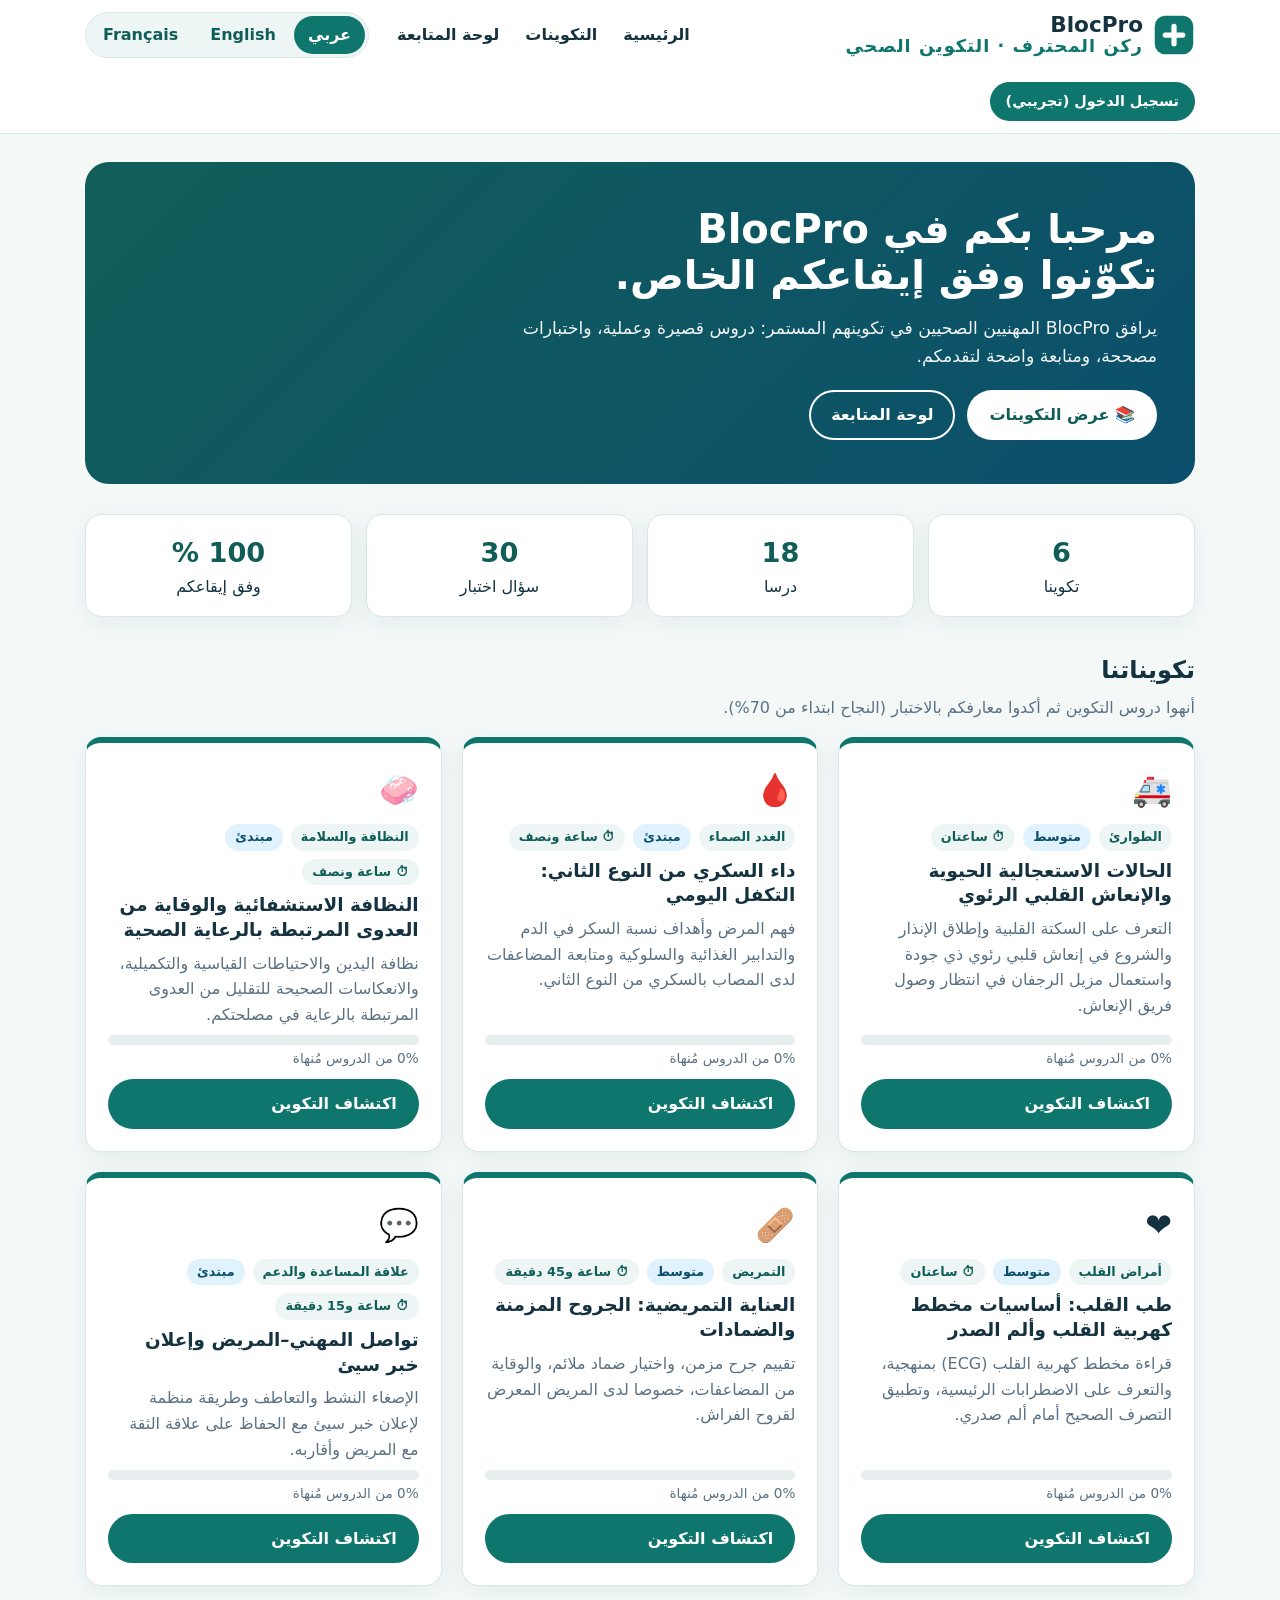
<file: index.html>
<!DOCTYPE html>
<html lang="ar" dir="rtl">
<head>
  <meta charset="UTF-8">
  <meta http-equiv="refresh" content="0; url=./blocpro-app/">
  <title>BlocPro — ركن المحترف</title>
</head>
<body>
  <p>جارٍ فتح BlocPro — ركن المحترف …<br>
  <a href="./blocpro-app/">اضغط هنا إذا لم يتم الفتح تلقائيا</a></p>
</body>
</html>
</file>
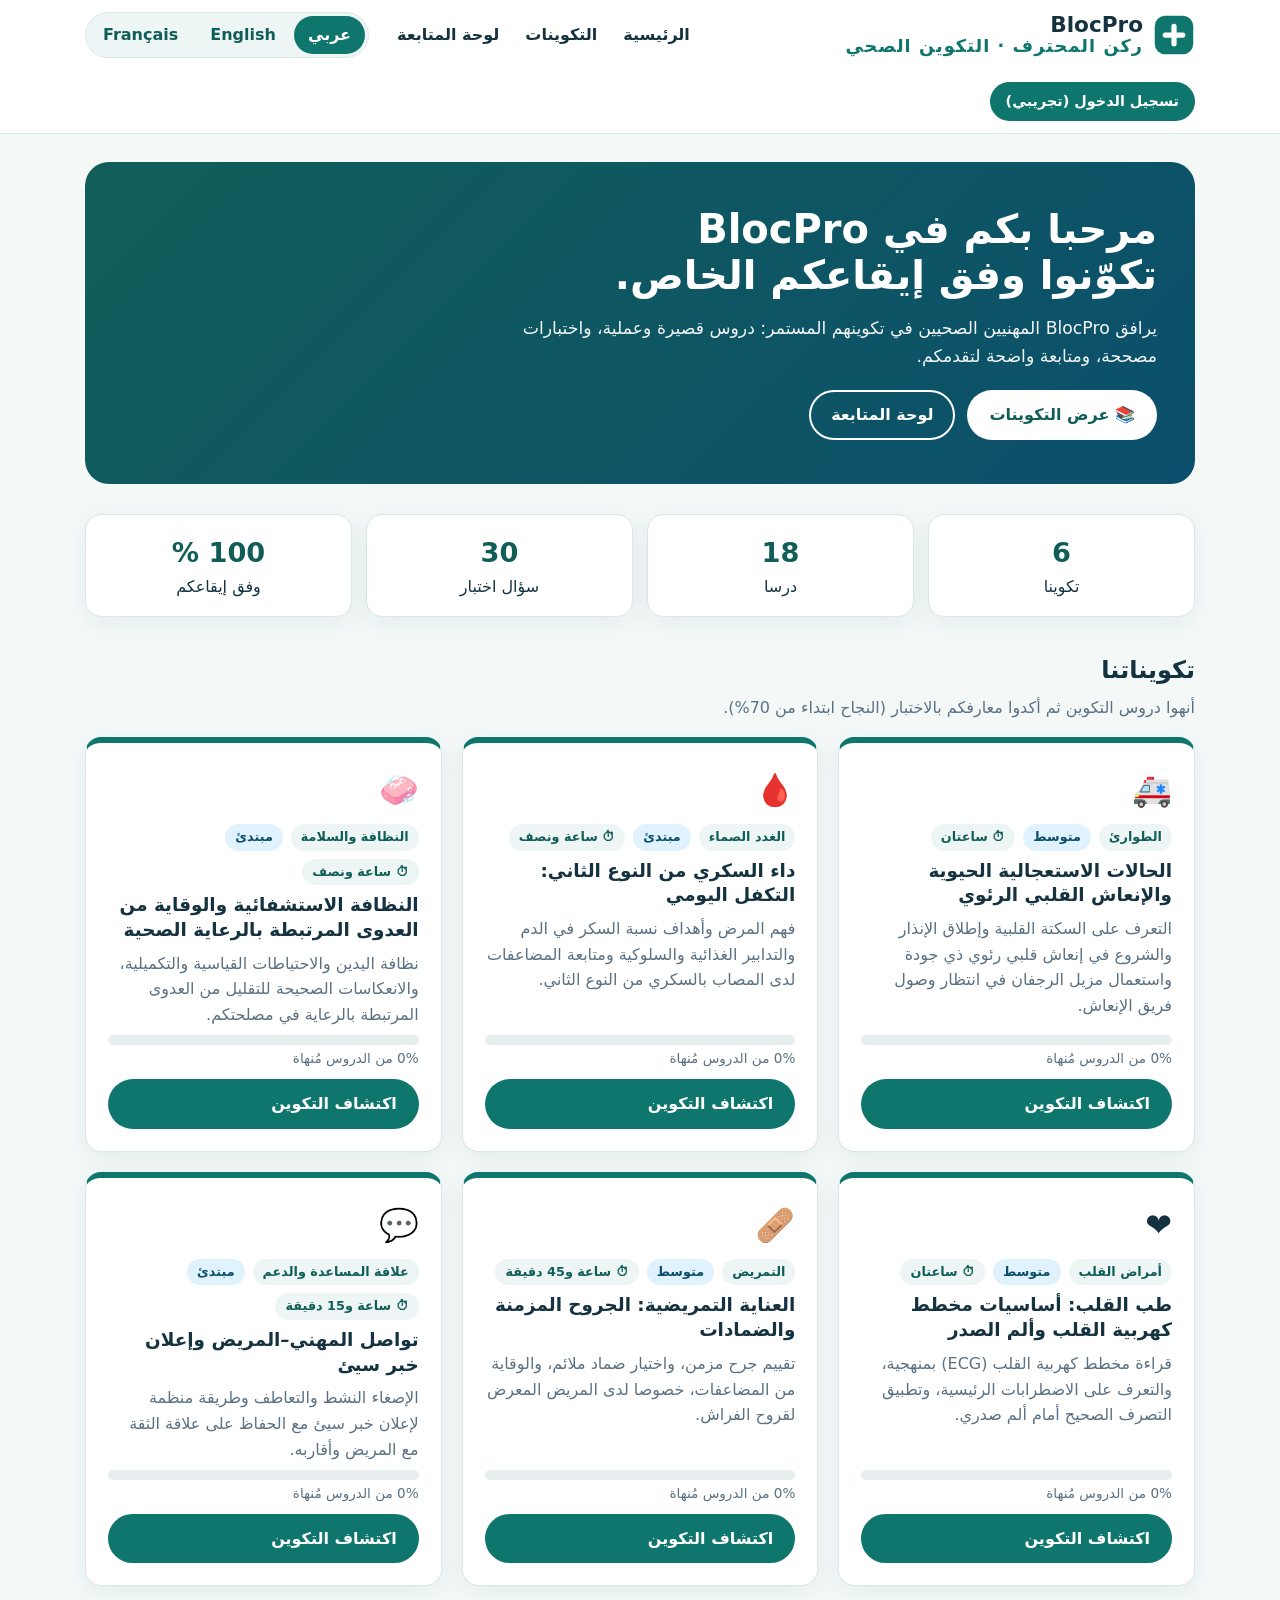
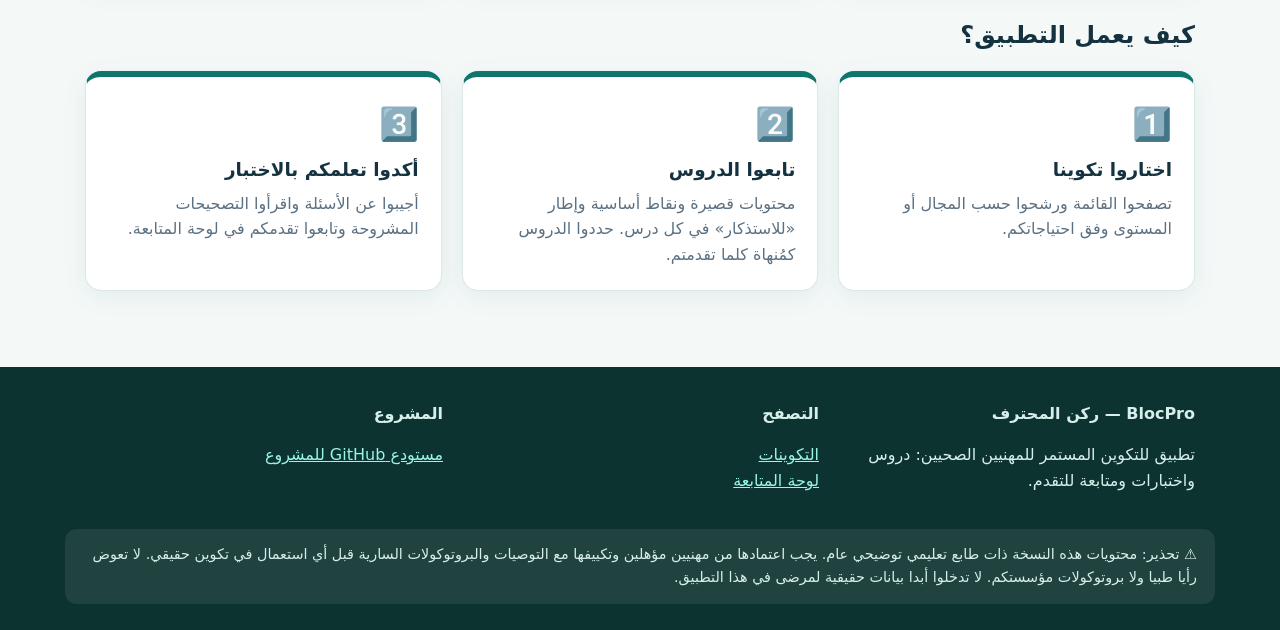
<file: blocpro-app/index.html>
<!DOCTYPE html>
<html lang="ar" dir="rtl">
<head>
  <meta charset="UTF-8">
  <meta name="viewport" content="width=device-width, initial-scale=1.0">
  <title>BlocPro — ركن المحترف | التكوين للمهنيين الصحيين</title>
  <meta name="description" content="BlocPro (ركن المحترف): تطبيق ويب للتكوين المستمر للمهنيين الصحيين. دروس واختبارات مصححة ومتابعة للتقدم.">
  <link rel="stylesheet" href="css/style.css">
</head>
<body>
  <header class="site-header">
    <div class="container header-inner">
      <a class="logo" href="#/" aria-label="BlocPro — ركن المحترف">
        <svg class="logo-icon" viewBox="0 0 48 48" aria-hidden="true">
          <rect x="2" y="2" width="44" height="44" rx="12" fill="#0f766e"></rect>
          <path d="M24 14v20M14 24h20" stroke="#ffffff" stroke-width="6" stroke-linecap="round"></path>
        </svg>
        <span class="logo-text">BlocPro<small><span lang="ar">ركن المحترف</span> · <span id="logo-tagline">التكوين الصحي</span></small></span>
      </a>
      <nav class="main-nav" aria-label="Navigation">
        <a href="#/" data-i18n="navHome">الرئيسية</a>
        <a href="#/formations" data-i18n="navCourses">التكوينات</a>
        <a href="#/tableau-de-bord" data-i18n="navDashboard">لوحة المتابعة</a>
      </nav>
      <!-- Ordre officiel des langues : عربي / English / Français -->
      <div id="lang-switch" class="lang-switch" role="group" aria-label="اللغة">
        <button type="button" data-lang="ar" class="active" aria-pressed="true">عربي</button>
        <button type="button" data-lang="en" aria-pressed="false">English</button>
        <button type="button" data-lang="fr" aria-pressed="false">Français</button>
      </div>
      <div id="header-user" class="header-user"></div>
    </div>
  </header>

  <main id="app" class="container" tabindex="-1">
    <!-- Le contenu des pages est affiché ici par js/app.js -->
  </main>

  <footer class="site-footer">
    <div class="container footer-grid">
      <div>
        <strong>BlocPro — <span lang="ar">ركن المحترف</span></strong>
        <p data-i18n="footerTagline">تطبيق للتكوين المستمر للمهنيين الصحيين: دروس واختبارات ومتابعة للتقدم.</p>
      </div>
      <div>
        <strong data-i18n="footerNav">التصفح</strong>
        <p><a href="#/formations" data-i18n="navCourses">التكوينات</a><br>
        <a href="#/tableau-de-bord" data-i18n="navDashboard">لوحة المتابعة</a></p>
      </div>
      <div>
        <strong data-i18n="footerProject">المشروع</strong>
        <p><a href="https://github.com/walidhamrit-blip/app-formation-sante" target="_blank" rel="noopener" data-i18n="githubRepo">مستودع GitHub للمشروع</a></p>
      </div>
    </div>
    <div class="container disclaimer">⚠️ <span id="disclaimer-text">تحذير: محتويات هذه النسخة ذات طابع تعليمي توضيحي عام. يجب اعتمادها من مهنيين مؤهلين وتكييفها مع التوصيات والبروتوكولات السارية قبل أي استعمال في تكوين حقيقي. لا تعوض رأيا طبيا ولا بروتوكولات مؤسستكم. لا تدخلوا أبدا بيانات حقيقية لمرضى في هذا التطبيق.</span></div>
  </footer>

  <!-- Fenêtre de connexion (démo) -->
  <div id="login-modal" class="modal" hidden>
    <div class="modal-box" role="dialog" aria-modal="true" aria-labelledby="login-title">
      <button class="modal-close" id="login-close" aria-label="✕">✕</button>
      <h2 id="login-title"><span data-i18n="loginTitle">مرحبا بكم في BlocPro</span><br><span lang="ar">ركن المحترف</span></h2>
      <p class="muted" data-i18n="loginNote">تسجيل دخول تجريبي: تبقى معلوماتكم داخل متصفحكم فقط (لا خادم ولا كلمة مرور).</p>
      <form id="login-form">
        <label for="login-nom" data-i18n="loginName">اسمكم</label>
        <input id="login-nom" type="text" required maxlength="60" data-i18n-placeholder="loginNamePh" placeholder="مثال: د. أمين بنعلي" autocomplete="name">
        <label for="login-profession" data-i18n="loginProfession">مهنتكم</label>
        <select id="login-profession" required>
          <option value="">— اختاروا —</option>
          <option value="doctor">طبيب / طبيبة</option>
          <option value="nurse">ممرض / ممرضة</option>
          <option value="midwife">قابلة</option>
          <option value="pharmacist">صيدلي / صيدلية</option>
          <option value="caregiver">مساعد رعاية صحية</option>
          <option value="other">مهني صحي آخر</option>
        </select>
        <button type="submit" class="btn btn-primary btn-block" data-i18n="loginSubmit">أبدأ تكويني</button>
      </form>
    </div>
  </div>

  <!-- Contenu maître (français, contrôlé par le spécialiste) puis traductions -->
  <script src="js/data.js"></script>
  <script src="js/data.en.1.js"></script>
  <script src="js/data.en.2.js"></script>
  <script src="js/data.ar.1.js"></script>
  <script src="js/data.ar.2.js"></script>
  <script src="js/i18n.js"></script>
  <script src="js/app.js"></script>
</body>
</html>
</file>
<file: blocpro-app/css/style.css>
/* BlocPro — ركن المحترف — style.css */
:root {
  --teal: #0f766e;
  --teal-dark: #115e59;
  --teal-light: #ccfbf1;
  --blue: #0b4f6c;
  --ink: #14323f;
  --muted: #5b7183;
  --bg: #f4f9f8;
  --card: #ffffff;
  --border: #dce8e5;
  --ok: #15803d;
  --ok-bg: #dcfce7;
  --ko: #b91c1c;
  --ko-bg: #fee2e2;
  --radius: 16px;
  --shadow: 0 6px 24px rgba(11, 79, 108, 0.08);
}
* { box-sizing: border-box; }
html { scroll-behavior: smooth; }
body {
  margin: 0;
  font-family: system-ui, -apple-system, "Segoe UI", Roboto, Arial, sans-serif;
  background: var(--bg);
  color: var(--ink);
  line-height: 1.6;
}
a { color: var(--teal-dark); }
a:hover { text-decoration: underline; }
:focus-visible { outline: 3px solid #5eead4; outline-offset: 2px; }
.container { max-width: 1150px; margin: 0 auto; padding: 0 20px; }
main.container { padding-top: 28px; padding-bottom: 56px; min-height: 60vh; }
.muted { color: var(--muted); }
small { font-size: 0.82em; }

/* ---------- Header ---------- */
.site-header {
  position: sticky; top: 0; z-index: 40;
  background: rgba(255,255,255,0.97);
  border-bottom: 1px solid var(--border);
}
.header-inner { display: flex; align-items: center; gap: 24px; padding-top: 12px; padding-bottom: 12px; flex-wrap: wrap; }
.logo { display: flex; align-items: center; gap: 10px; text-decoration: none; color: var(--ink); }
.logo:hover { text-decoration: none; }
.logo-icon { width: 42px; height: 42px; }
.logo-text { font-size: 1.35rem; font-weight: 800; line-height: 1.05; }
.logo-text small { display: block; font-weight: 600; color: var(--teal); letter-spacing: 0.06em; text-transform: uppercase; }
.main-nav { display: flex; gap: 18px; flex-wrap: wrap; margin-inline-start: auto; }
.main-nav a { text-decoration: none; font-weight: 600; color: var(--ink); padding: 6px 4px; }
.main-nav a:hover { color: var(--teal-dark); text-decoration: none; border-bottom: 2px solid var(--teal); }
.header-user { display: flex; align-items: center; gap: 10px; }
.user-chip { background: var(--teal-light); color: var(--teal-dark); font-weight: 700; padding: 7px 14px; border-radius: 999px; text-decoration: none; }

/* ---------- Boutons ---------- */
.btn {
  display: inline-block; border: 2px solid transparent; cursor: pointer;
  font: inherit; font-weight: 700; text-decoration: none;
  padding: 10px 20px; border-radius: 999px; transition: 0.15s;
}
.btn:hover { text-decoration: none; transform: translateY(-1px); }
.btn-primary { background: var(--teal); color: #fff; }
.btn-primary:hover { background: var(--teal-dark); }
.btn-outline { background: #fff; color: var(--teal-dark); border-color: var(--teal); }
.btn-outline:hover { background: var(--teal-light); }
.btn-light { background: #fff; color: var(--teal-dark); }
.btn-block { width: 100%; text-align: center; }
.btn-small { padding: 6px 14px; font-size: 0.9rem; }
.btn-done { background: var(--ok-bg); color: var(--ok); border-color: var(--ok); }
.btn-danger-outline { background: #fff; color: var(--ko); border-color: var(--ko); }

/* ---------- Hero ---------- */
.hero {
  background: linear-gradient(135deg, var(--teal-dark), var(--blue));
  color: #fff; border-radius: 24px; padding: 44px 38px; margin-bottom: 30px;
}
.hero h1 { margin: 0 0 10px; font-size: clamp(1.7rem, 4vw, 2.5rem); line-height: 1.15; }
.hero p { max-width: 680px; font-size: 1.08rem; opacity: 0.95; }
.hero-actions { display: flex; gap: 12px; flex-wrap: wrap; margin-top: 20px; }
.stats-row { display: grid; grid-template-columns: repeat(auto-fit, minmax(150px, 1fr)); gap: 14px; margin-bottom: 34px; }
.stat { background: var(--card); border: 1px solid var(--border); border-radius: var(--radius); padding: 16px; text-align: center; box-shadow: var(--shadow); }
.stat strong { display: block; font-size: 1.7rem; color: var(--teal-dark); }

/* ---------- Sections & cartes ---------- */
h2.section-title { margin: 30px 0 6px; font-size: 1.5rem; }
.section-sub { margin-top: 0; color: var(--muted); }
.grid { display: grid; grid-template-columns: repeat(auto-fill, minmax(320px, 1fr)); gap: 20px; margin-top: 16px; }
.card {
  background: var(--card); border: 1px solid var(--border); border-top: 6px solid var(--teal);
  border-radius: var(--radius); padding: 22px; box-shadow: var(--shadow);
  display: flex; flex-direction: column; gap: 8px;
}
.card-icon { font-size: 2rem; }
.card h3 { margin: 0; font-size: 1.15rem; line-height: 1.35; }
.card p { margin: 0; color: var(--muted); flex: 1; }
.tags { display: flex; gap: 8px; flex-wrap: wrap; }
.tag { background: #eef6f5; color: var(--teal-dark); font-size: 0.8rem; font-weight: 700; padding: 3px 10px; border-radius: 999px; }
.tag-niveau { background: #e0f2fe; color: var(--blue); }
.progress { background: #e6efed; border-radius: 999px; height: 10px; overflow: hidden; }
.progress > div { background: var(--teal); height: 100%; border-radius: 999px; transition: width 0.3s; }
.progress-label { font-size: 0.85rem; color: var(--muted); }

/* ---------- Recherche / filtres ---------- */
.filters { display: flex; gap: 12px; flex-wrap: wrap; margin: 18px 0 6px; }
.filters input[type="search"] { flex: 1 1 260px; }
input[type="search"], input[type="text"], select {
  font: inherit; padding: 11px 14px; border: 1.5px solid var(--border);
  border-radius: 12px; background: #fff; color: var(--ink); width: 100%;
}
.filters select { width: auto; flex: 0 1 220px; }

/* ---------- Page cours / leçons ---------- */
.breadcrumb { font-size: 0.92rem; margin-bottom: 14px; }
.breadcrumb a { text-decoration: none; }
.course-head { background: var(--card); border: 1px solid var(--border); border-radius: var(--radius); padding: 28px; box-shadow: var(--shadow); margin-bottom: 22px; }
.course-head h1 { margin: 6px 0; }
.lesson-list { list-style: none; margin: 0; padding: 0; display: grid; gap: 12px; }
.lesson-item {
  background: var(--card); border: 1px solid var(--border); border-radius: var(--radius);
  padding: 16px 20px; display: flex; align-items: center; gap: 16px; box-shadow: var(--shadow);
}
.lesson-item .check { font-size: 1.4rem; }
.lesson-item .grow { flex: 1; }
.lesson-item h3 { margin: 0; font-size: 1.05rem; }
.lesson-body { background: var(--card); border: 1px solid var(--border); border-radius: var(--radius); padding: 30px; box-shadow: var(--shadow); }
.lesson-body li { margin-bottom: 8px; }
.retenir { background: #fffbeb; border: 1.5px solid #fde68a; border-radius: 12px; padding: 16px 20px; margin-top: 22px; }
.nav-lessons { display: flex; justify-content: space-between; gap: 12px; flex-wrap: wrap; margin-top: 24px; }
.quiz-banner { background: var(--teal-light); border-radius: var(--radius); padding: 22px; margin-top: 24px; display: flex; gap: 16px; align-items: center; flex-wrap: wrap; justify-content: space-between; }

/* ---------- Quiz ---------- */
.quiz-q { background: var(--card); border: 1.5px solid var(--border); border-radius: var(--radius); padding: 22px; margin-bottom: 16px; box-shadow: var(--shadow); }
.quiz-q legend { font-weight: 800; padding: 0 6px; }
.quiz-q fieldset { border: none; margin: 0; padding: 0; }
.choice { display: flex; gap: 10px; align-items: flex-start; padding: 10px 12px; border: 1.5px solid var(--border); border-radius: 12px; margin-top: 10px; cursor: pointer; background: #fff; }
.choice:hover { border-color: var(--teal); }
.choice input { margin-top: 5px; }
.choice.correct { background: var(--ok-bg); border-color: var(--ok); }
.choice.wrong { background: var(--ko-bg); border-color: var(--ko); }
.explanation { margin-top: 12px; background: #f8fafc; border-inline-start: 4px solid var(--teal); padding: 10px 14px; border-radius: 10px; }
.quiz-result { border-radius: var(--radius); padding: 26px; text-align: center; margin-bottom: 22px; }
.quiz-result.pass { background: var(--ok-bg); }
.quiz-result.fail { background: var(--ko-bg); }
.quiz-result .score { font-size: 2.4rem; font-weight: 800; }

/* ---------- Tableau de bord ---------- */
.dash-grid { display: grid; grid-template-columns: repeat(auto-fit, minmax(300px, 1fr)); gap: 20px; margin-top: 18px; }
.big-progress { font-size: 2.6rem; font-weight: 800; color: var(--teal-dark); }
table { width: 100%; border-collapse: collapse; background: #fff; border-radius: var(--radius); overflow: hidden; box-shadow: var(--shadow); }
th, td { text-align: start; padding: 12px 14px; border-bottom: 1px solid var(--border); }
thead th { background: #eef6f5; }
.empty { background: var(--card); border: 1.5px dashed var(--border); border-radius: var(--radius); padding: 34px; text-align: center; color: var(--muted); }

/* ---------- Modale ---------- */
.modal { position: fixed; inset: 0; background: rgba(11, 50, 70, 0.55); display: flex; align-items: center; justify-content: center; padding: 18px; z-index: 60; }
.modal[hidden] { display: none; }
.modal-box { background: #fff; border-radius: 20px; max-width: 440px; width: 100%; padding: 28px; position: relative; box-shadow: var(--shadow); }
.modal-box label { display: block; font-weight: 700; margin: 16px 0 6px; }
.modal-box .btn { margin-top: 20px; }
.modal-close { position: absolute; top: 12px; inset-inline-end: 14px; border: none; background: none; font-size: 1.15rem; cursor: pointer; }

/* ---------- Footer ---------- */
.site-footer { background: #0d3330; color: #d7efeb; margin-top: 20px; padding: 34px 0 26px; }
.footer-grid { display: grid; grid-template-columns: repeat(auto-fit, minmax(220px, 1fr)); gap: 18px; }
.site-footer a { color: #99f6e4; }
.disclaimer { margin-top: 20px; background: rgba(255,255,255,0.08); border-radius: 12px; padding: 14px 18px; font-size: 0.9rem; }

/* ---------- Responsive ---------- */
@media (max-width: 640px) {
  .hero { padding: 30px 22px; }
  .header-inner { gap: 12px; }
  .main-nav { margin-inline-start: 0; }
  .lesson-body, .course-head { padding: 20px; }
}


/* ---------- Sélecteur de langue : عربي / English / Français ---------- */
.lang-switch { display: inline-flex; gap: 4px; background: #eef6f5; border: 1.5px solid var(--border); border-radius: 999px; padding: 3px; }
.lang-switch button {
  border: none; background: transparent; cursor: pointer; font: inherit; font-weight: 700;
  color: var(--teal-dark); padding: 6px 14px; border-radius: 999px;
}
.lang-switch button:hover { background: var(--teal-light); }
.lang-switch button.active { background: var(--teal); color: #fff; }
</file>
